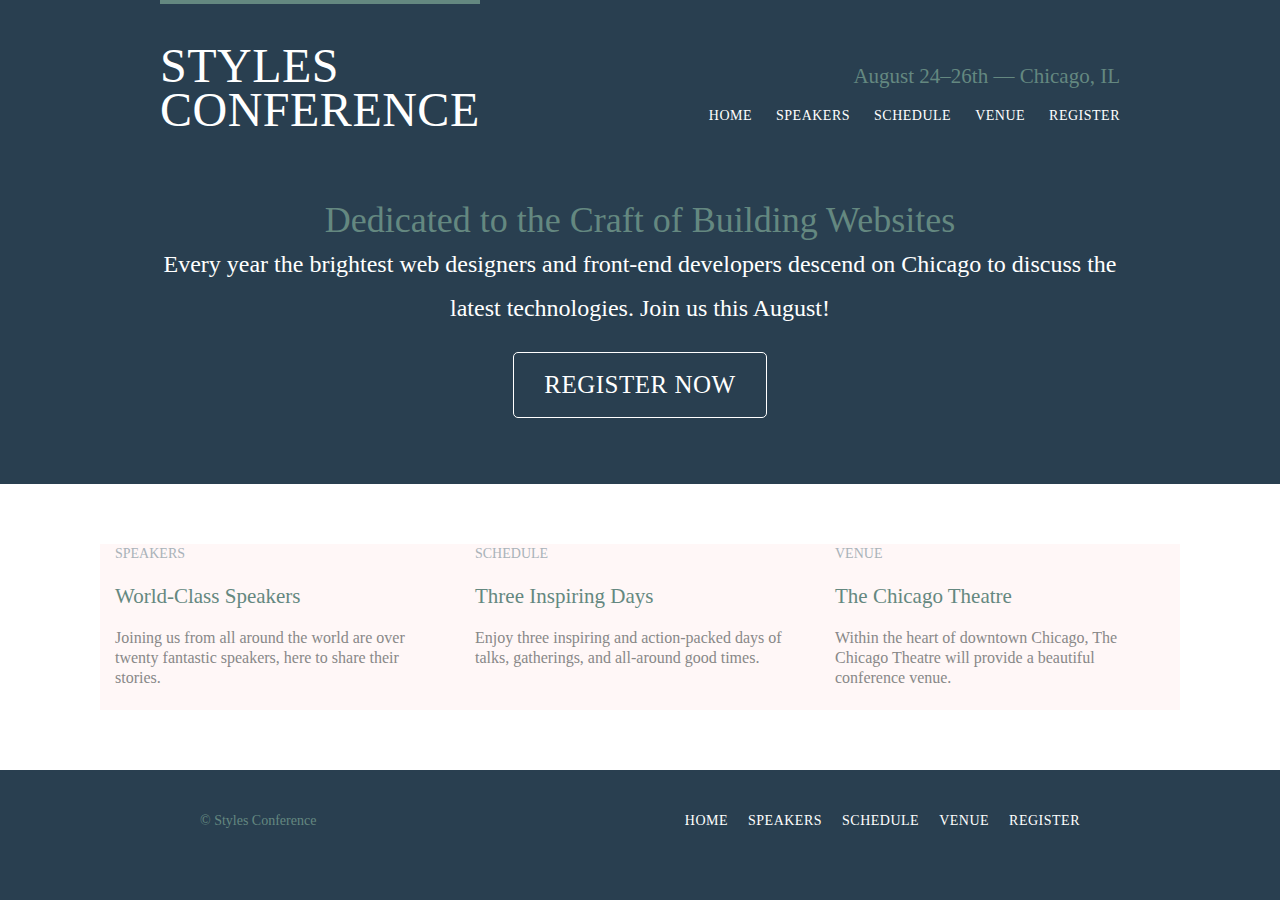
<file: index.html>
<!DOCTYPE html>
<html lang="en">
<head>
    <meta charset="UTF-8">
    <title>Styles Conference</title>
    <link rel="stylesheet" href="styles/styles.css">
</head>
<body>
    <header class="primary-header">
        <h1 class="logo">
            <a href="index.html"> Styles <br>Conference</a>
        </h1>

        <h3 class="tagline">August 24&ndash;26th &mdash; Chicago, IL</h3>

        <nav class="primary-nav">
            <ul>
                <li><a href="index.html">Home</a></li>
                <li><a href="speakers.html">Speakers</a></li>
                <li><a href="schedule.html">schedule</a></li>
                <li><a href="venue.html">Venue</a></li>
                <li><a href="register.html">Register</a></li>

            </ul>
        </nav>
    </header>

    <section class="intros">
        

                <h2>Dedicated to the Craft of Building Websites</h2>

                <p>Every year the brightest web designers and front-end developers descend on Chicago to discuss the latest technologies. Join us this August!</p>
          
                <a class="btn btn-alt" href="register.html">Register Now</a>

    </section>

  <section class="cont">
      <div class="container">

          <div class="teaser col-1-3">
                  <a href="speakers.html">
                    <h5>Speakers</h5>
                    <h3>World-Class Speakers</h3>
                  </a>
                  <p>Joining us from all around the world are over twenty fantastic speakers, here to share their stories.</p>
          </div>
  
          <div class="teaser col-1-3">
                  <a href="schedule.html">
                    <h5>Schedule</h5>
                    <h3>Three Inspiring Days</h3>
                  </a>
                  <p>Enjoy three inspiring and action-packed days of talks, gatherings, and all-around good times.</p>
          </div>
  
          <div class="teaser col-1-3">
                  <a href="venue.html">
                    <h5>Venue</h5>
                    <h3>The Chicago Theatre</h3>
                  </a>
                  <p>Within the heart of downtown Chicago, The Chicago Theatre will provide a beautiful conference venue.</p>
          </div>
  
     </div>
  </section>

    <footer class="primary-footer">

            <small>&copy; Styles Conference</small>
      
            <nav class="primary-nav">
              <ul>
                <li><a href="index.html">Home</a></li><!--
                --><li><a href="speakers.html">Speakers</a></li><!--
                --><li><a href="schedule.html">Schedule</a></li><!--
                --><li><a href="venue.html">Venue</a></li><!--
                --><li><a href="register.html">Register</a></li>
              </ul>
            </nav>
      
          </footer>

</body>
</html>
</file>
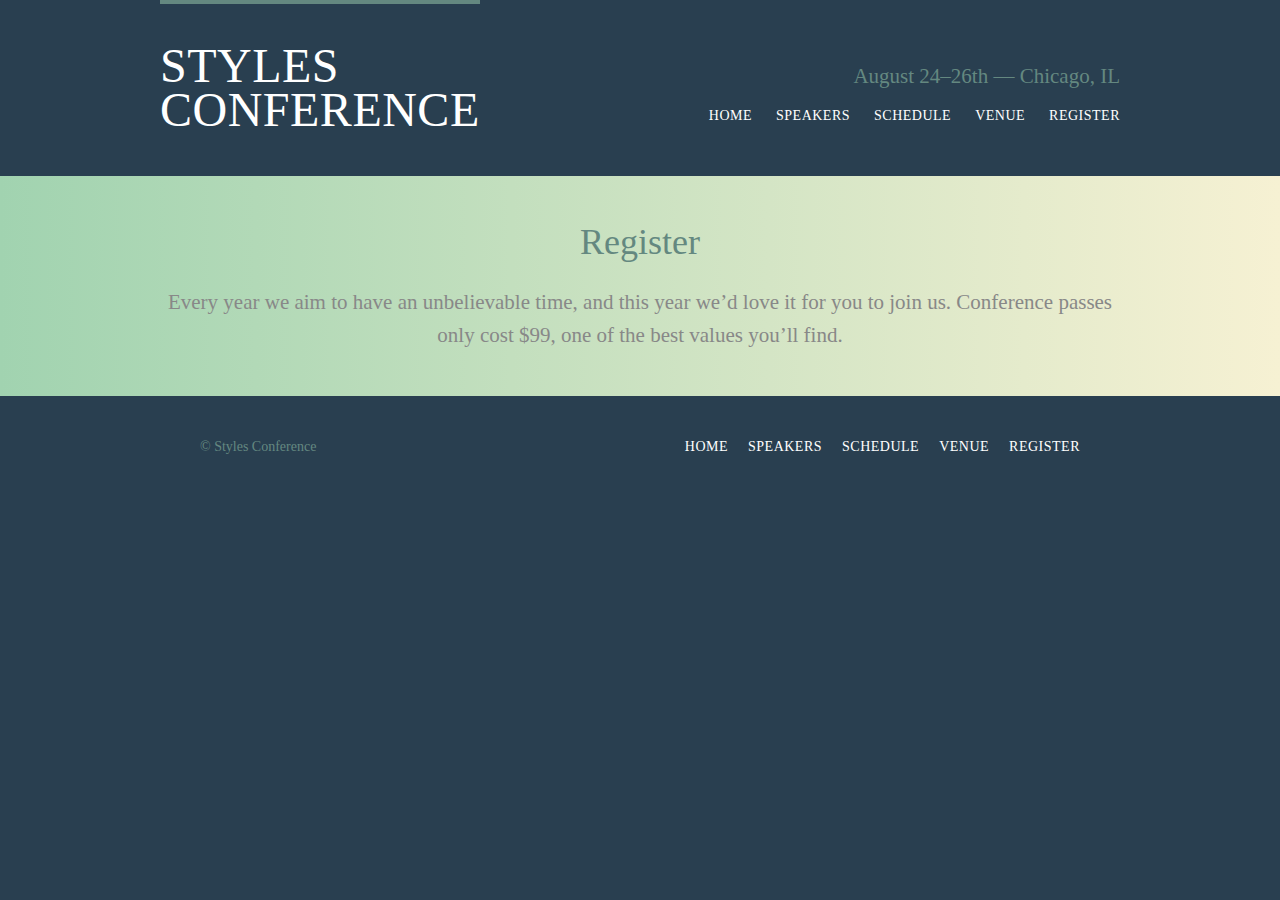
<file: register.html>
<!DOCTYPE html>
<html lang="en">
<head>
    <meta charset="UTF-8">
    <title>Styles Conference</title>
    <link rel="stylesheet" href="styles/styles.css">
</head>
<body>
    <header class="primary-header">
        <h1 class="logo">
            <a href="index.html"> Styles <br>Conference</a>
        </h1>

        <h3 class="tagline">August 24&ndash;26th &mdash; Chicago, IL</h3>

        <nav class="primary-nav">
            <ul>
                <li><a href="index.html">Home</a></li>
                <li><a href="speakers.html">Speakers</a></li>
                <li><a href="schedule.html">schedule</a></li>
                <li><a href="venue.html">Venue</a></li>
                <li><a href="register.html">Register</a></li>

            </ul>
        </nav>
    </header>

    <section class="intro">
        <div class="intro-container">
                <h1>Register</h1>

        <p>Every year we aim to have an unbelievable time, and this year we&#8217;d love it for you to join us. Conference passes only cost $99, one of the best values you&#8217;ll find.</p> 
        </div>    
    </section>

   

    <footer class="primary-footer">

            <small>&copy; Styles Conference</small>
      
            <nav class="primary-nav">
              <ul>
                <li><a href="index.html">Home</a></li><!--
                --><li><a href="speakers.html">Speakers</a></li><!--
                --><li><a href="schedule.html">Schedule</a></li><!--
                --><li><a href="venue.html">Venue</a></li><!--
                --><li><a href="register.html">Register</a></li>
              </ul>
            </nav>
      
          </footer>

</body>
</html>
</file>
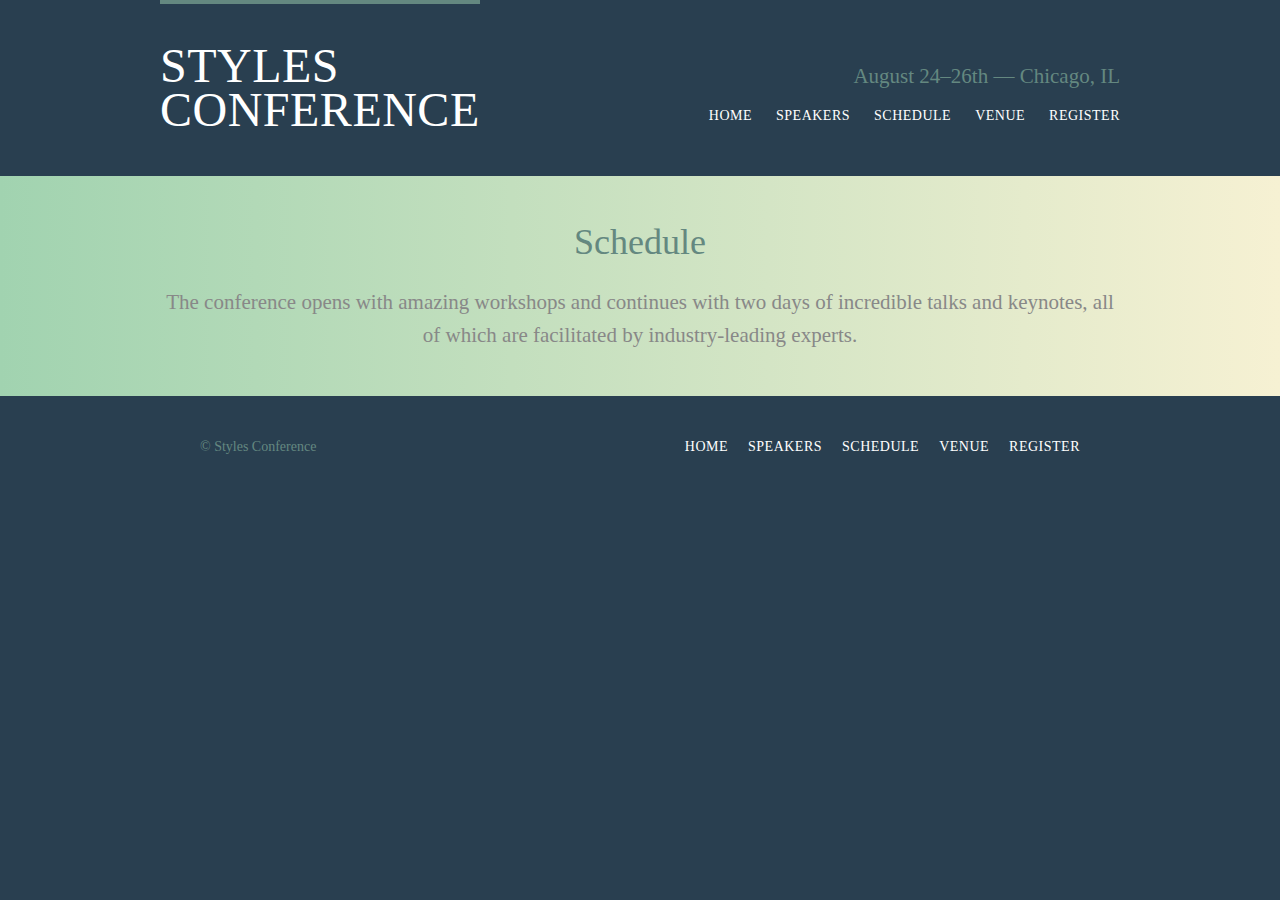
<file: schedule.html>
<!DOCTYPE html>
<html lang="en">
<head>
    <meta charset="UTF-8">
    <title>Styles Conference</title>
    <link rel="stylesheet" href="styles/styles.css">
</head>
<body>
    <header class="primary-header">
        <h1 class="logo">
            <a href="index.html"> Styles <br>Conference</a>
        </h1>

        <h3 class="tagline">August 24&ndash;26th &mdash; Chicago, IL</h3>

        <nav class="primary-nav">
            <ul>
                <li><a href="index.html">Home</a></li>
                <li><a href="speakers.html">Speakers</a></li>
                <li><a href="schedule.html">schedule</a></li>
                <li><a href="venue.html">Venue</a></li>
                <li><a href="register.html">Register</a></li>

            </ul>
        </nav>
    </header>

    <section class="intro">
        <div class="intro-container">
                <h1>Schedule</h1>

        <p>The conference opens with amazing workshops and continues with two days of incredible talks and keynotes, all of which are facilitated by industry-leading experts.</p>
    </div>
    </section>

   

    <footer class="primary-footer">

            <small>&copy; Styles Conference</small>
      
            <nav class="primary-nav">
              <ul>
                <li><a href="index.html">Home</a></li><!--
                --><li><a href="speakers.html">Speakers</a></li><!--
                --><li><a href="schedule.html">Schedule</a></li><!--
                --><li><a href="venue.html">Venue</a></li><!--
                --><li><a href="register.html">Register</a></li>
              </ul>
            </nav>
      
          </footer>

</body>
</html>
</file>
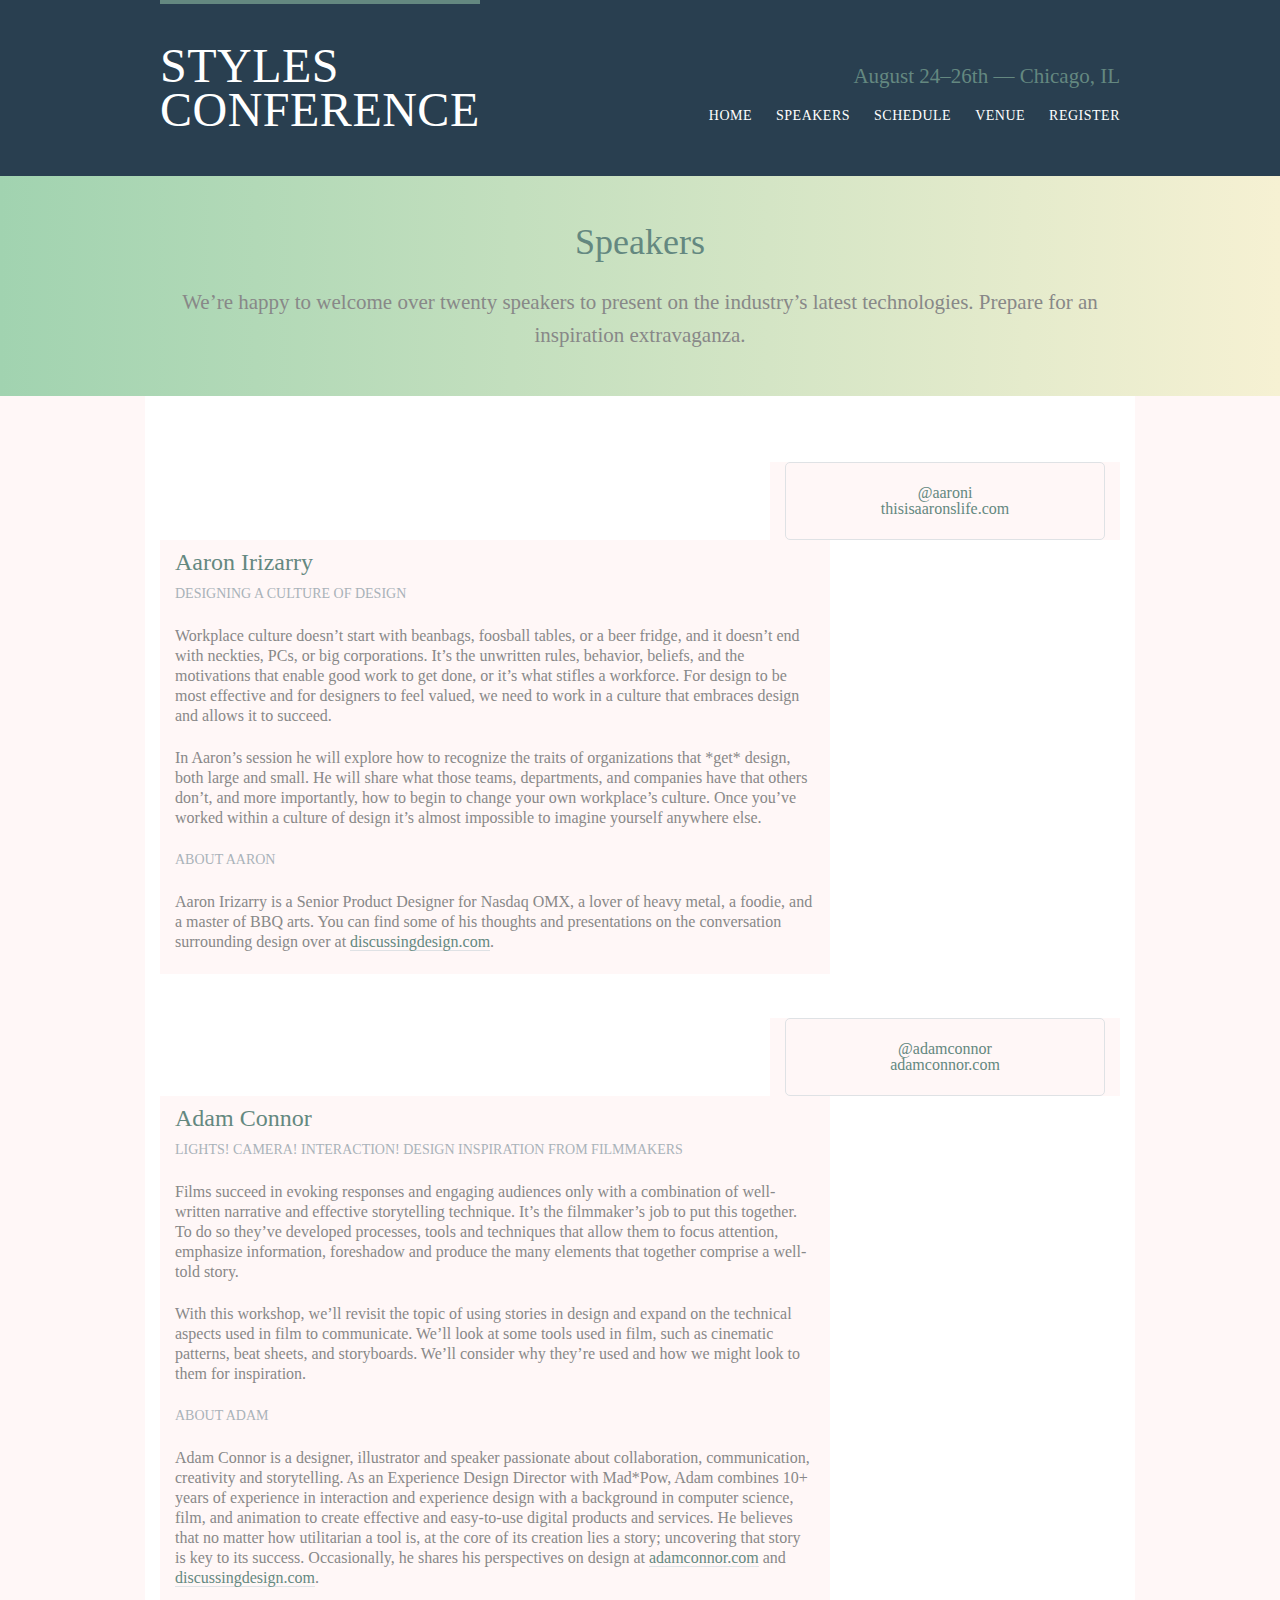
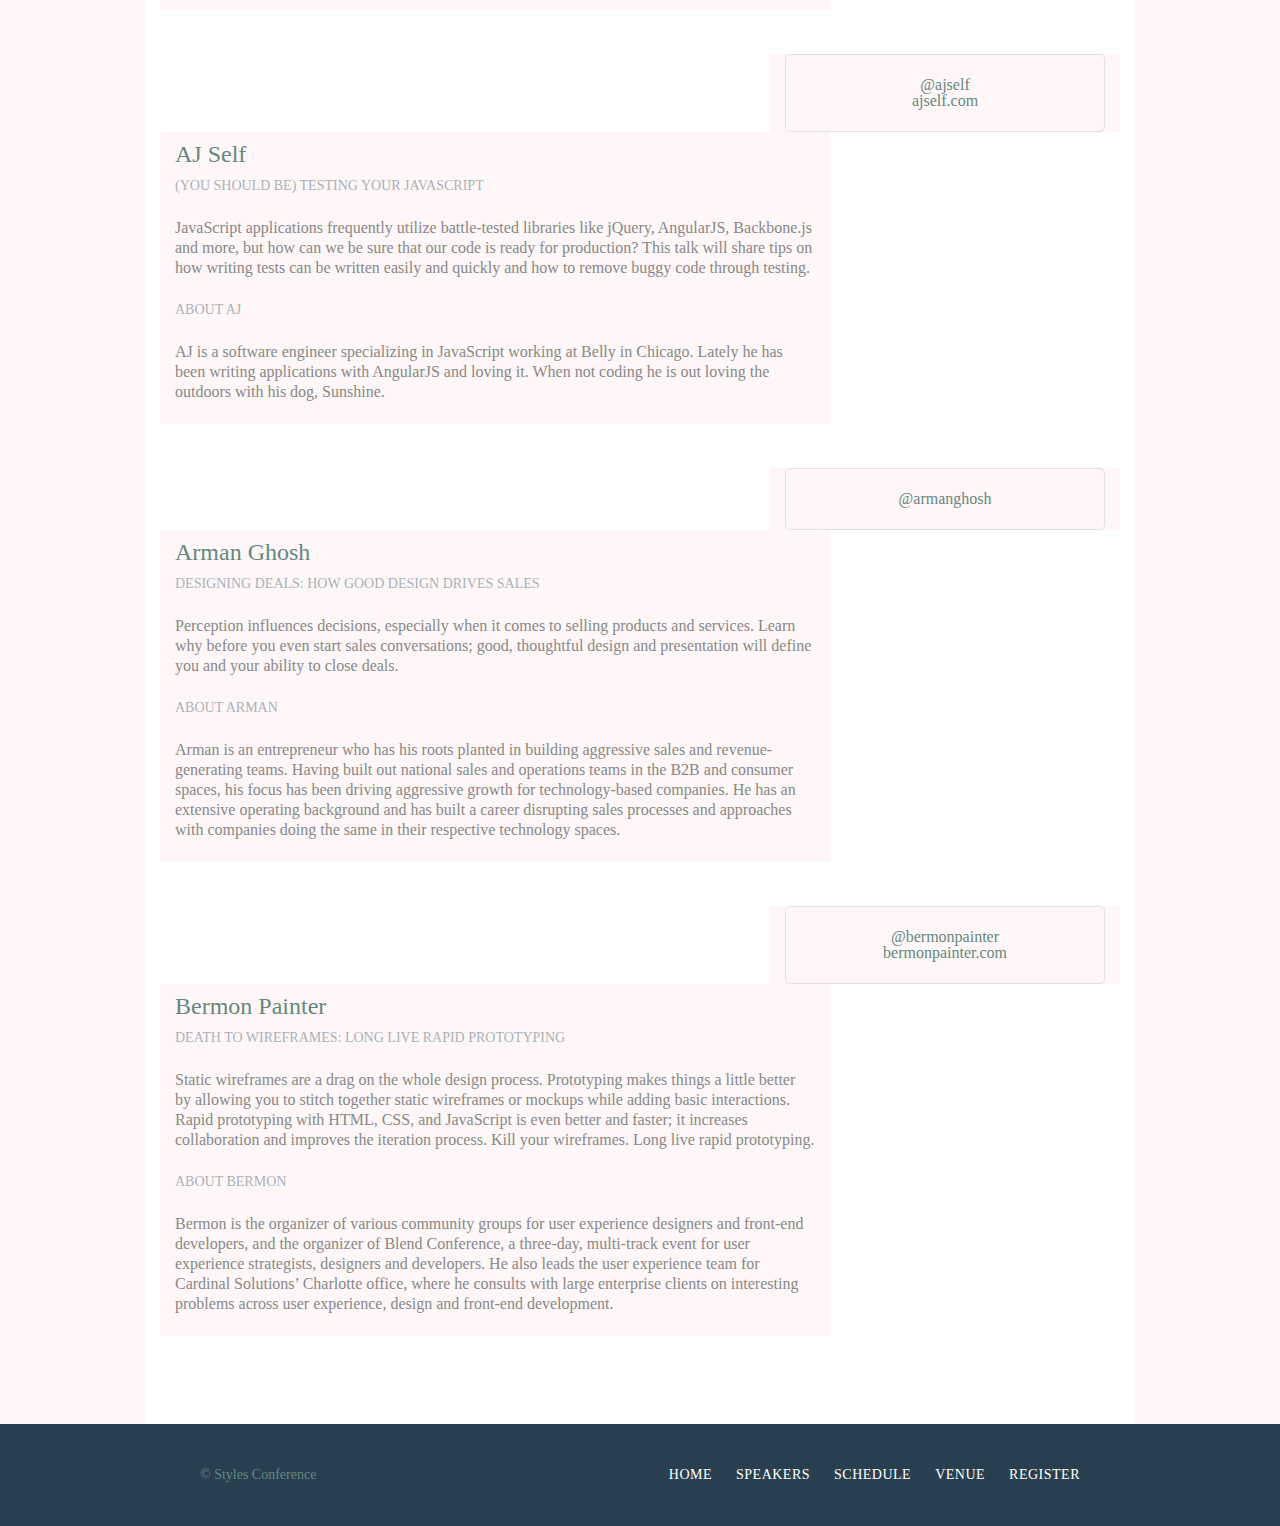
<file: speakers.html>
<!DOCTYPE html>
<html lang="en">
<head>
    <meta charset="UTF-8">
    <title>Styles Conference</title>
    <link rel="stylesheet" href="styles/styles.css">
</head>
<body>
    <header class="primary-header">
        <h1 class="logo">
            <a href="index.html"> Styles <br>Conference</a>
        </h1>

        <h3 class="tagline">August 24&ndash;26th &mdash; Chicago, IL</h3>

        <nav class="primary-nav">
            <ul>
                <li><a href="index.html">Home</a></li>
                <li><a href="speakers.html">Speakers</a></li>
                <li><a href="schedule.html">schedule</a></li>
                <li><a href="venue.html">Venue</a></li>
                <li><a href="register.html">Register</a></li>

            </ul>
        </nav>
    </header>

    <section class="intro">
        <div class="intro-container">
                <h1>Speakers</h1>
            <p>We&#8217;re happy to welcome over twenty speakers to present on the industry&#8217;s latest technologies. Prepare for an inspiration extravaganza.</p>
        </div>
    </section>

    <section class="main">
        <div class="main-content">

                <aside class="col-1-3">
                        <div class="speaker-info">
            
                          <ul>
                            <li><a href="https://twitter.com/aaroni">@aaroni</a></li>
                            <li><a href="http://www.thisisaaronslife.com/">thisisaaronslife.com</a></li>
                          </ul>
            
                        </div>
                      </aside>
      

            <section class="speaker">

                <div class="col-2-3">
      
                  <h2>Aaron Irizarry</h2>
                  <h5>Designing a Culture of Design</h5>
      
                  <p>Workplace culture doesn&#8217;t start with beanbags, foosball tables, or a beer fridge, and it doesn&#8217;t end with neckties, PCs, or big corporations. It&#8217;s the unwritten rules, behavior, beliefs, and the motivations that enable good work to get done, or it&#8217;s what stifles a workforce. For design to be most effective and for designers to feel valued, we need to work in a culture that embraces design and allows it to succeed.</p>
      
                  <p>In Aaron&#8217;s session he will explore how to recognize the traits of organizations that *get* design, both large and small. He will share what those teams, departments, and companies have that others don&#8217;t, and more importantly, how to begin to change your own workplace&#8217;s culture. Once you&#8217;ve worked within a culture of design it&#8217;s almost impossible to imagine yourself anywhere else.</p>
      
                  <h5>About Aaron</h5>
      
                  <p>Aaron Irizarry is a Senior Product Designer for Nasdaq OMX, a lover of heavy metal, a foodie, and a master of BBQ arts. You can find some of his thoughts and presentations on the conversation surrounding design over at <a href="http://www.discussingdesign.com/">discussingdesign.com</a>.</p>
      
                </div>
      
                      
              </section>

              <aside class="col-1-3">
                    <div class="speaker-info">
        
                      <ul>
                        <li><a href="https://twitter.com/adamconnor">@adamconnor</a></li>
                        <li><a href="http://adamconnor.com/">adamconnor.com</a></li>
                      </ul>
        
                    </div>
                  </aside>

              <section class="speaker">

                    <div class="col-2-3">
          
                      <h2>Adam Connor</h2>
                      <h5>Lights! Camera! Interaction! Design Inspiration from Filmmakers</h5>
          
                      <p>Films succeed in evoking responses and engaging audiences only with a combination of well-written narrative and effective storytelling technique. It&#8217;s the filmmaker&#8217;s job to put this together. To do so they&#8217;ve developed processes, tools and techniques that allow them to focus attention, emphasize information, foreshadow and produce the many elements that together comprise a well-told story.</p>
          
                      <p>With this workshop, we&#8217;ll revisit the topic of using stories in design and expand on the technical aspects used in film to communicate. We&#8217;ll look at some tools used in film, such as cinematic patterns, beat sheets, and storyboards. We&#8217;ll consider why they&#8217;re used and how we might look to them for inspiration.</p>
          
                      <h5>About Adam</h5>
          
                      <p>Adam Connor is a designer, illustrator and speaker passionate about collaboration, communication, creativity and storytelling. As an Experience Design Director with Mad*Pow, Adam combines 10+ years of experience in interaction and experience design with a background in computer science, film, and animation to create effective and easy-to-use digital products and services. He believes that no matter how utilitarian a tool is, at the core of its creation lies a story; uncovering that story is key to its success. Occasionally, he shares his perspectives on design at <a href="http://adamconnor.com/">adamconnor.com</a> and <a href="http://www.discussingdesign.com/">discussingdesign.com</a>.</p>
          
                    </div>
             </section>


             <aside class="col-1-3">
                    <div class="speaker-info">
        
                      <ul>
                        <li><a href="https://twitter.com/ajself">@ajself</a></li>
                        <li><a href="http://www.ajself.com/">ajself.com</a></li>
                      </ul>
        
                    </div>
                  </aside>

             <section class="speaker" id="aj-self">

                    <div class="col-2-3">
          
                      <h2>AJ Self</h2>
                      <h5>(You Should Be) Testing Your JavaScript</h5>
          
                      <p>JavaScript applications frequently utilize battle-tested libraries like jQuery, AngularJS, Backbone.js and more, but how can we be sure that our code is ready for production? This talk will share tips on how writing tests can be written easily and quickly and how to remove buggy code through testing.</p>
          
                      <h5>About AJ</h5>
          
                      <p>AJ is a software engineer specializing in JavaScript working at Belly in Chicago. Lately he has been writing applications with AngularJS and loving it. When not coding he is out loving the outdoors with his dog, Sunshine.</p>
          
                   </div>
             </section>  
             

             <aside class="col-1-3">
                <div class="speaker-info">
    
                  <ul>
                    <li><a href="https://twitter.com/armanghosh">@armanghosh</a></li>
                  </ul>
    
                </div>
              </aside>

             <section class="speaker">

                <div class="col-2-3">
      
                  <h2>Arman Ghosh</h2>
                  <h5>Designing Deals: How Good Design Drives Sales</h5>
      
                  <p>Perception influences decisions, especially when it comes to selling products and services. Learn why before you even start sales conversations; good, thoughtful design and presentation will define you and your ability to close deals.</p>
      
                  <h5>About Arman</h5>
      
                  <p>Arman is an entrepreneur who has his roots planted in building aggressive sales and revenue-generating teams. Having built out national sales and operations teams in the B2B and consumer spaces, his focus has been driving aggressive growth for technology-based companies. He has an extensive operating background and has built a career disrupting sales processes and approaches with companies doing the same in their respective technology spaces.</p>
      
                </div>
              </section>
              

              <aside class="col-1-3">
                  <div class="speaker-info">
      
                    <ul>
                      <li><a href="https://twitter.com/bermonpainter">@bermonpainter</a></li>
                      <li><a href="http://bermonpainter.com/">bermonpainter.com</a></li>
                    </ul>
      
                  </div>
                </aside>

              <section class="speaker">

                  <div class="col-2-3">
        
                    <h2>Bermon Painter</h2>
                    <h5>Death to Wireframes: Long Live Rapid Prototyping</h5>
        
                    <p>Static wireframes are a drag on the whole design process. Prototyping makes things a little better by allowing you to stitch together static wireframes or mockups while adding basic interactions. Rapid prototyping with HTML, CSS, and JavaScript is even better and faster; it increases collaboration and improves the iteration process. Kill your wireframes. Long live rapid prototyping.</p>
        
                    <h5>About Bermon</h5>
        
                    <p>Bermon is the organizer of various community groups for user experience designers and front-end developers, and the organizer of Blend Conference, a three-day, multi-track event for user experience strategists, designers and developers. He also leads the user experience team for Cardinal Solutions&#8217; Charlotte office, where he consults with large enterprise clients on interesting problems across user experience, design and front-end development.</p>
        
                  </div>
                  </section>

        </div>
    </section>


    <footer class="primary-footer">

            <small>&copy; Styles Conference</small>
      
            <nav class="primary-nav">
              <ul>
                <li><a href="index.html">Home</a></li>
                <li><a href="speakers.html">Speakers</a></li>
                <li><a href="schedule.html">Schedule</a></li>
                <li><a href="venue.html">Venue</a></li>
                <li><a href="register.html">Register</a></li>
              </ul>
            </nav>
      
          </footer>

</body>
</html>
</file>
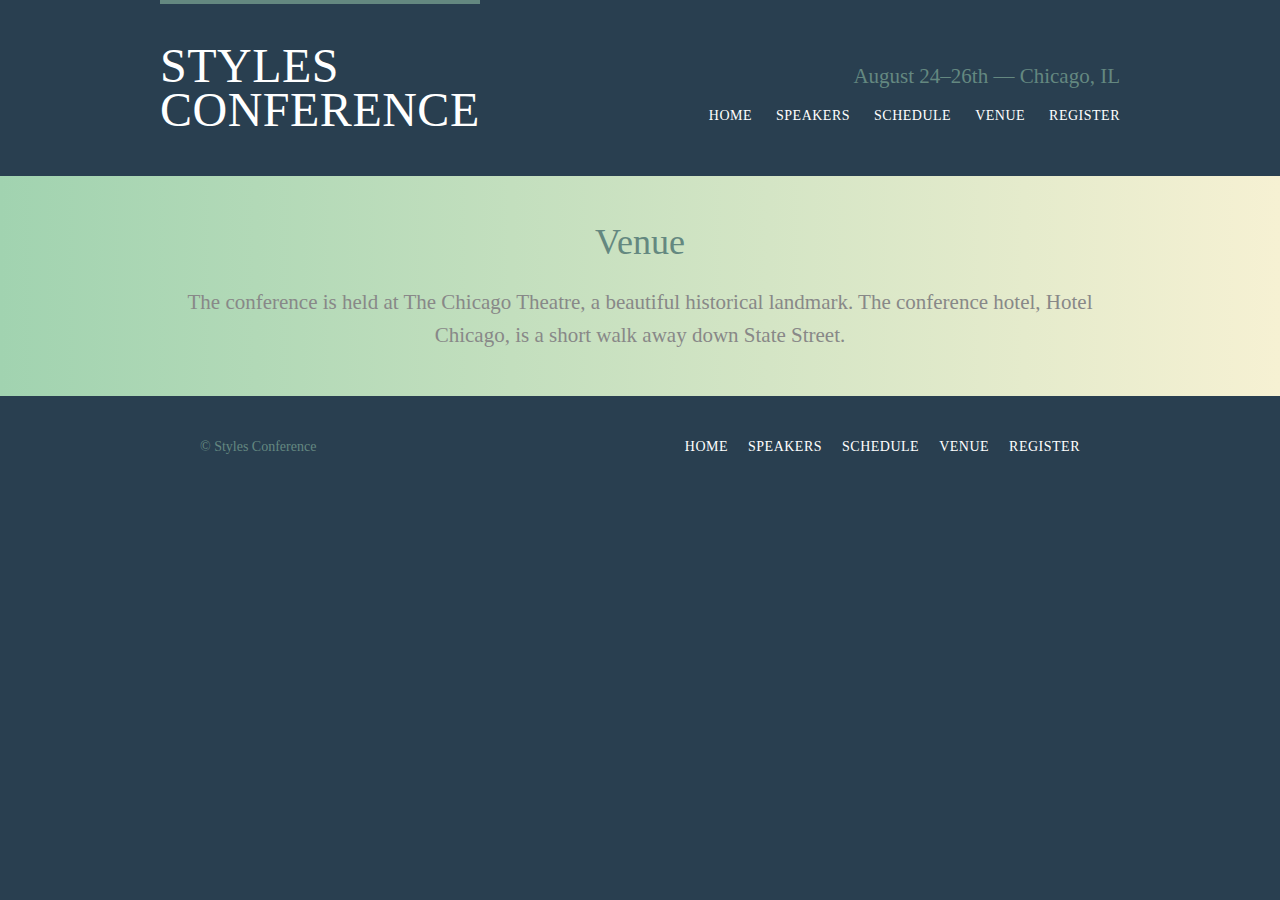
<file: venue.html>
<!DOCTYPE html>
<html lang="en">
<head>
    <meta charset="UTF-8">
    <title>Styles Conference</title>
    <link rel="stylesheet" href="styles/styles.css">
</head>
<body>
    <header class="primary-header">
        <h1 class="logo">
            <a href="index.html"> Styles <br>Conference</a>
        </h1>

        <h3 class="tagline">August 24&ndash;26th &mdash; Chicago, IL</h3>

        <nav class="primary-nav">
            <ul>
                <li><a href="index.html">Home</a></li>
                <li><a href="speakers.html">Speakers</a></li>
                <li><a href="schedule.html">schedule</a></li>
                <li><a href="venue.html">Venue</a></li>
                <li><a href="register.html">Register</a></li>

            </ul>
        </nav>
    </header>

    <section class="intro">
        <div class="intro-container">
                <h1>Venue</h1>

        <p>The conference is held at The Chicago Theatre, a beautiful historical landmark. The conference hotel, Hotel Chicago, is a short walk away down State Street.</p>
    </div>
    </section>

   

    <footer class="primary-footer">

            <small>&copy; Styles Conference</small>
      
            <nav class="primary-nav">
              <ul>
                <li><a href="index.html">Home</a></li><!--
                --><li><a href="speakers.html">Speakers</a></li><!--
                --><li><a href="schedule.html">Schedule</a></li><!--
                --><li><a href="venue.html">Venue</a></li><!--
                --><li><a href="register.html">Register</a></li>
              </ul>
            </nav>
      
          </footer>

</body>
</html>
</file>
<file: styles/styles.css>
/* Body */
body {
  background: #293f50;
  color: #888;
  font: 300 16px/22px "Lato", "Open Sans", "Helvetica Neue", Helvetica, Arial, sans-serif;
}

html, body, div,
h1, h2, h3, h4, h5, h6, p,
a, cite,
small, ul, li, aside, footer, nav, section {
  margin: 0;
  padding: 0;
  border: 0;
  font-size: 100%;
  font: inherit;
  vertical-align: baseline;
}

aside,
footer, header, nav, section {
  display: block;
}
body {
  line-height: 1;
}
ul {
  list-style: none;
}


/* Typography */
h1, h2, h3, h4 {
  color: #648880;
}
h1, h3, h4, h5, p {
  margin-bottom: 22px;
}
h1 {
  font-size: 36px;
  line-height: 44px;
}
h2 {
  font-size: 24px;
  line-height: 44px;
}
h3 {
  font-size: 21px;
}
h4 {
  font-size: 18px;
}
h5 {
  color: #a9b2b9;
  font-size: 14px;
  font-weight: 400;
  text-transform: uppercase;
}
strong {
  font-weight: 400;
}



/* Header */

.primary-header{
  margin: 0 auto;
  width: 960px;
  padding-left: 30px;
  padding-right: 30px;
  clear: both;
  *zoom: 1;

}

.primary-header:before,
.primary-header:after {
  content: "";
  display: table;
}
.primary-header:after {
  clear: both;
}

.tagline {
  margin: 66px 0 22px 0;
  text-align: right;
}

.logo {
  border-top: 4px solid #648880;
  float: left;
  font-size: 48px;
  font-weight: 100;
  letter-spacing: .5px;
  line-height: 44px;
  padding: 40px 0 22px 0;
  text-transform: uppercase;
}

.primary-nav {
  font-size: 14px;
  font-weight: 400;
  letter-spacing: .5px;
  text-transform: uppercase;
  text-align: right;

}

.primary-nav li {
  display: inline-block;
  margin: 0 10px;
  vertical-align: top;
}
.primary-nav li:last-child {
  margin-right: 0;
}

/* Links */
a {
  color: #648880;
  text-decoration: none;
}
a:hover {
  color: #a9b2b9;
}
p a {
  border-bottom: 1px solid #dfe2e5;
}
.primary-header a,
.primary-footer a {
  color: #fff;
}
.primary-header a:hover,
.primary-footer a:hover {
  color: #648880;
}

/* Row */
.row-alt{
  background: #cbe2c1;
  background: -webkit-linear-gradient(to right, #a1d3b0, #f6f1d3);
  background:    -moz-linear-gradient(to right, #a1d3b0, #f6f1d3);
  background:         linear-gradient(to right, #a1d3b0, #f6f1d3);
  padding: 44px 0 22px 0;
}

/* Intro */
.intro {
  min-width: 960px;
  background: #fff;
  padding: 66px 0 44px 0;
  background: #cbe2c1;
  background: -webkit-linear-gradient(to right, #a1d3b0, #f6f1d3);
  background:    -moz-linear-gradient(to right, #a1d3b0, #f6f1d3);
  background:         linear-gradient(to right, #a1d3b0, #f6f1d3);
  padding: 44px 0 22px 0;
  text-align: center;
  width: 100%;
}

.intro-container {
  text-align: center;
  margin: 0 auto;
  width: 960px;
  padding-left: 30px;
  padding-right: 30px;
}
.intro-container p {
  font-size: 21px;
  line-height: 33px;
}

/* Main Content */
.main,
.col-1-3,
.col-2-3 {
  padding-left: 15px;
  padding-right: 15px;
  background-color: rgb(255, 247, 247);
}
.col-1-3,
.col-2-3  {
  display: inline-block;
  vertical-align: top;
}

.col-1-3 {
  width: 33.33%;

}
.col-2-3 {
  width: 66.66%;
}

.main-content{
    background: #fff;
    padding: 66px 0 44px 0;
    min-width: 960px;
    margin: 0 auto;
    width: 960px;
    padding-left: 15px;
    padding-right: 15px;
}

/* Speakers */

.speaker {
  margin-bottom: 44px;
  line-height: 20px;
}
.speaker-info {
  border: 1px solid #dfe2e5;
  border-radius: 5px;
  padding: 22px 0;
  text-align: center;
  
}

.col-1-3{
  float: right;
}

/* Footer */
.primary-footer {
  color: #648880;
  font-size: 14px;
  padding-bottom: 44px;
  padding-top: 44px;
  padding-right: 200px;
  clear: both;
}
.primary-footer small {
  float: left;
  font-weight: 400;
  margin: 0 auto;
  padding-left: 200px;
}

/* Intros */
.intros {
  margin: 0 auto;
  width: 960px;
  color: #fff;
  line-height: 44px;
  padding: 22px 80px 66px 80px;
  text-align: center;
  font-size: 25px;
  
}

/* Buttons */
.btn {
  border-radius: 5px;
  color: #fff;
  cursor: pointer;
  display: inline-block;
  font-weight: 400;
  letter-spacing: .5px;
  margin: 0;
  text-transform: uppercase;
}
.btn-alt {
  border: 1px solid #fff;
  padding: 10px 30px;
}
.btn-alt:hover {
  background: #fff;
  color: #648880;
}

/* Container */
.cont{
  padding-left: 100px;
  padding-right: 100px;
  background: white;
  line-height: 20px;
}

.container{
  display: flex;
  background: white;
  padding-top: 60px;
  padding-bottom: 60px;
}

.intros h2 {
  font-size: 36px;
}
.intros p {
  font-size: 24px;
  font-weight: 100;
}
.intros h2 {
  font-size: 36px;
}
</file>
